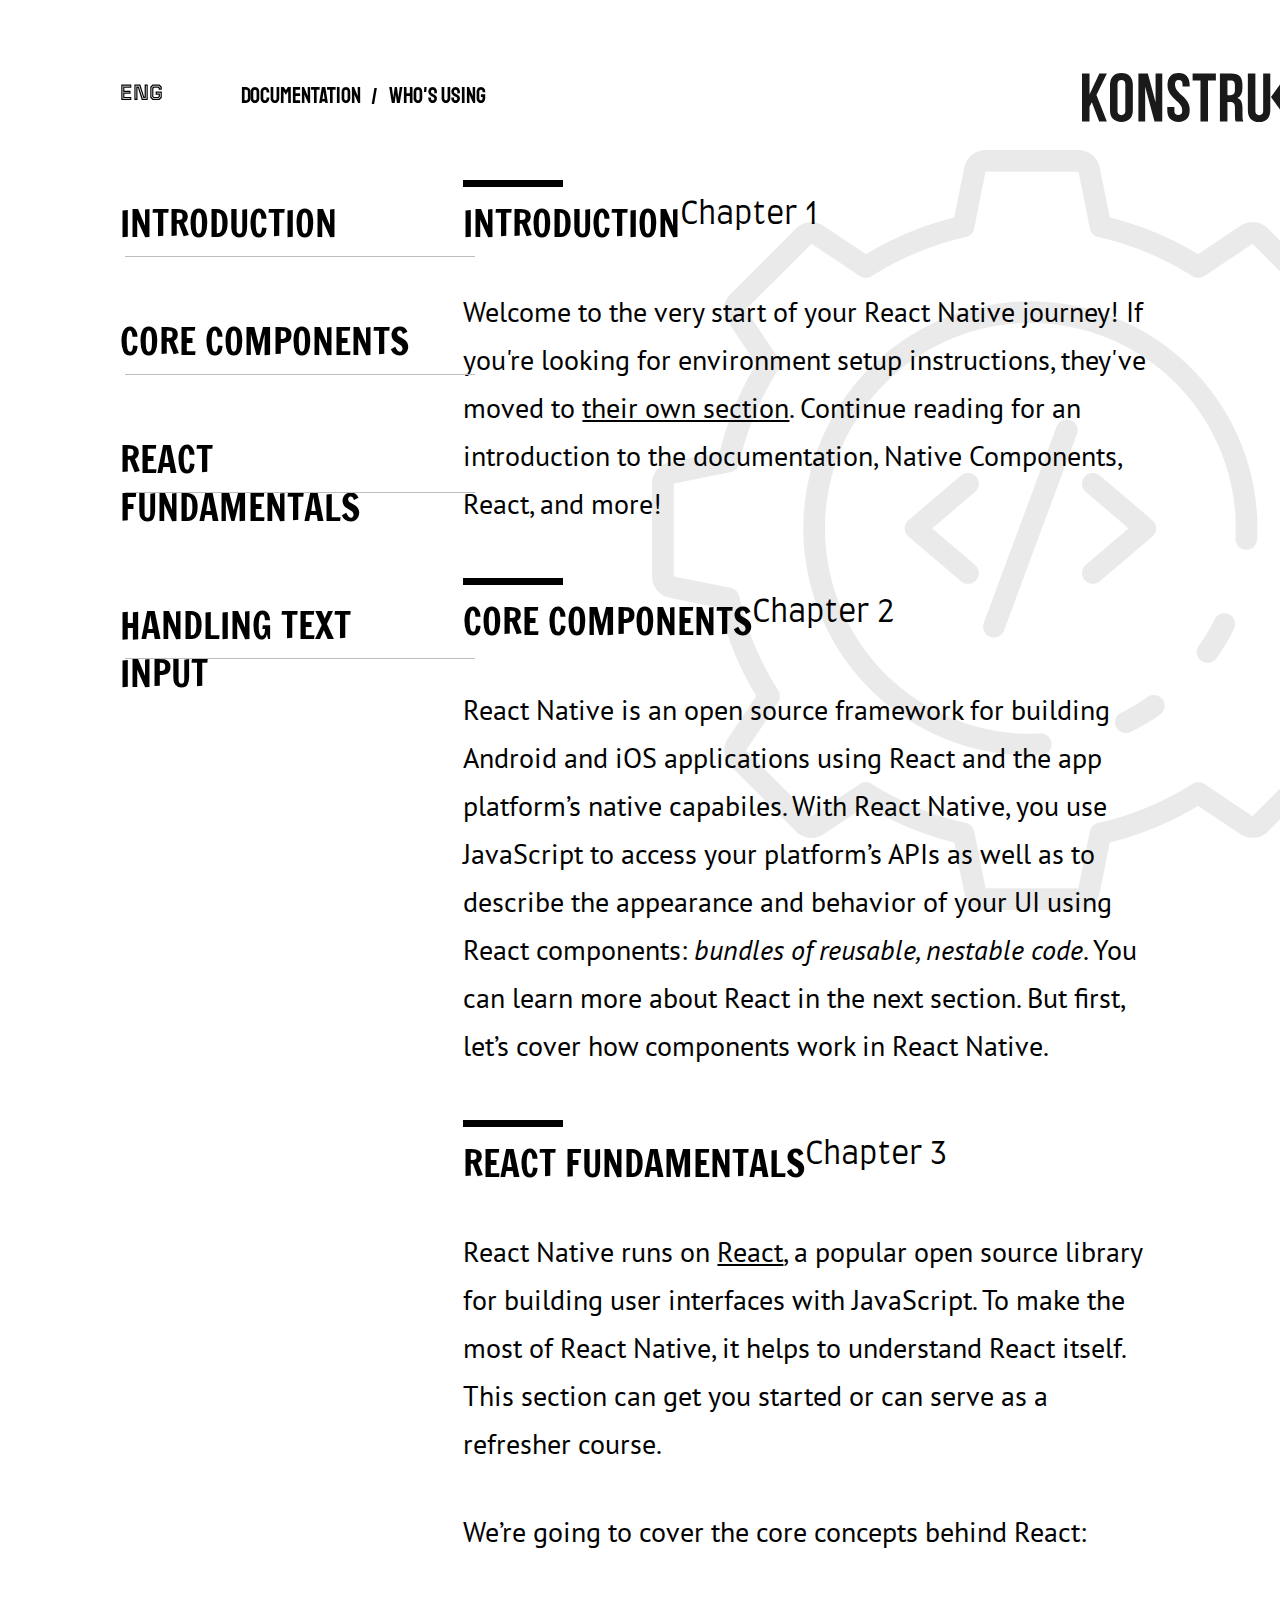
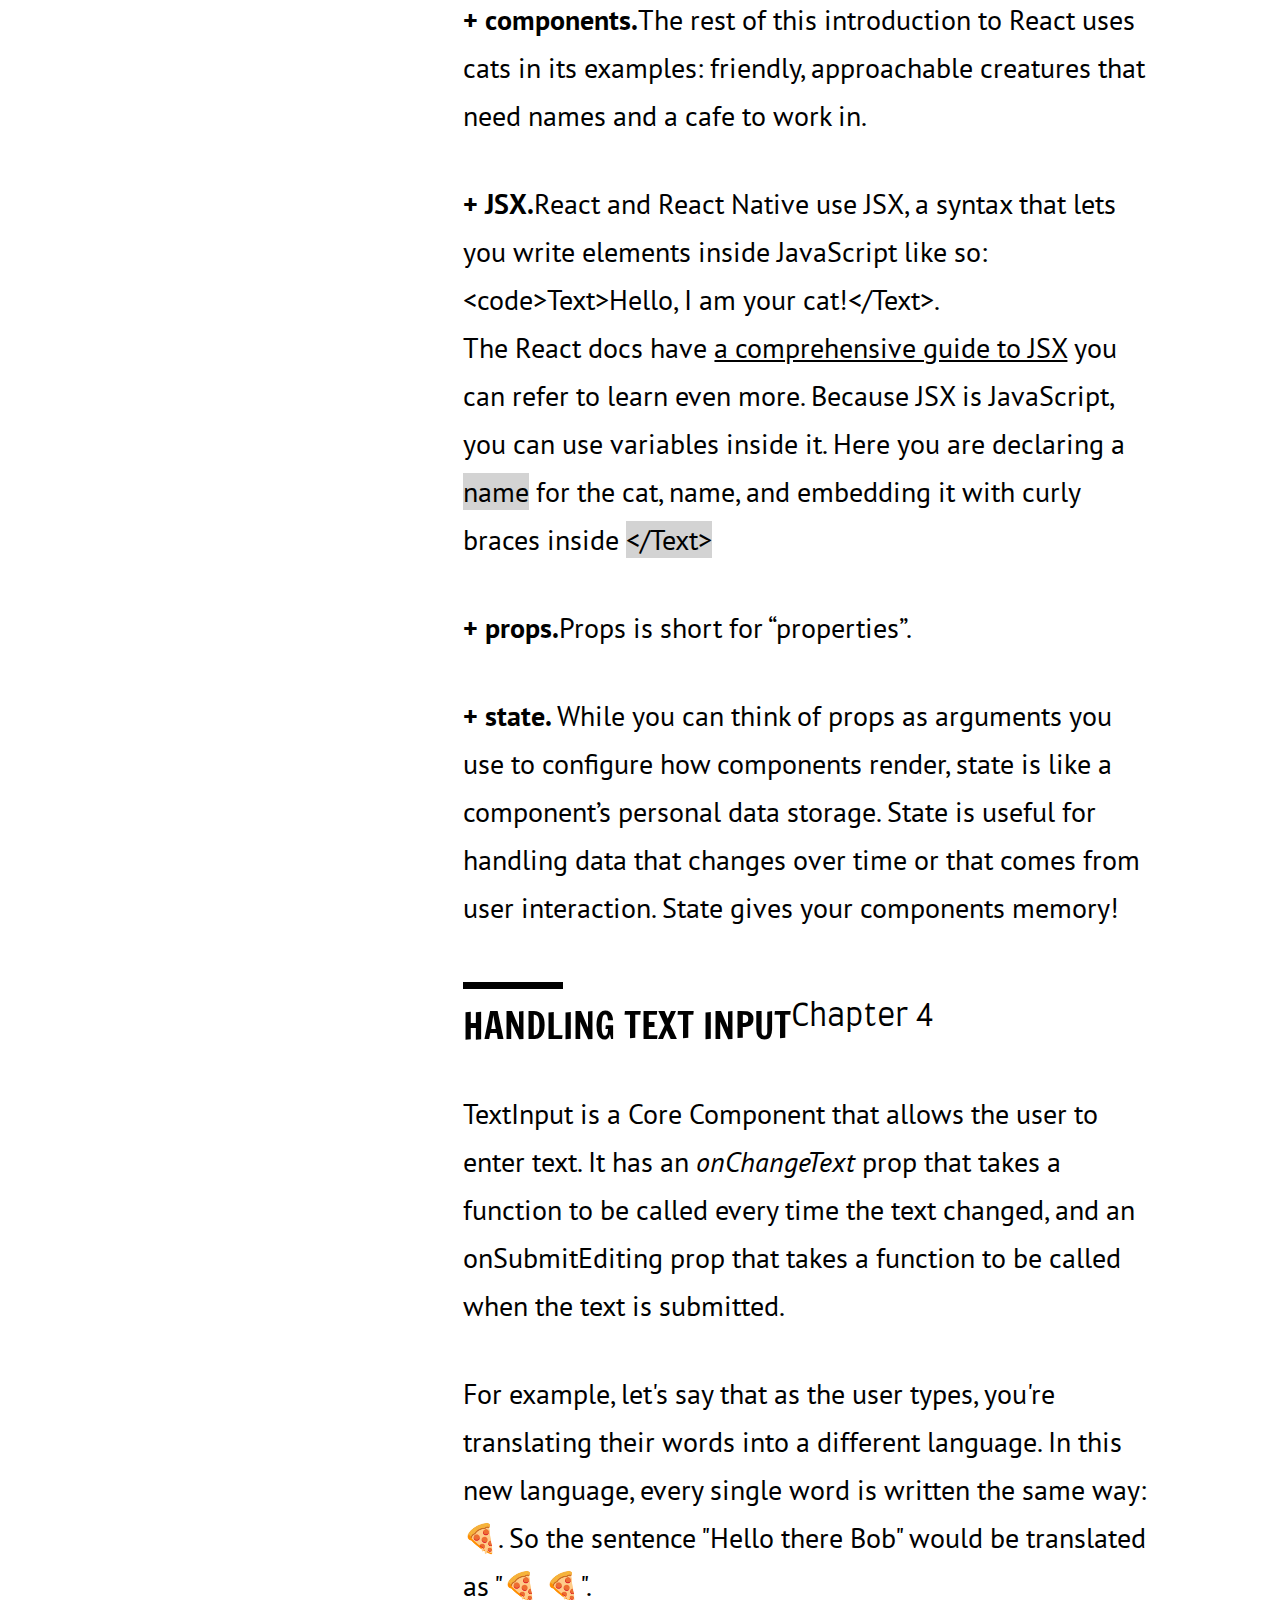
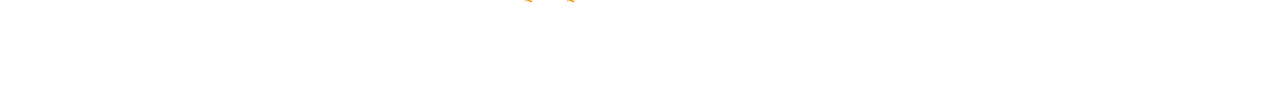
<file: index.html>
<!DOCTYPE html>
<html lang="en">
<head>
    <meta charset="UTF-8">
    <meta name="viewport" content="width=device-width, initial-scale=1.0">
    <title>Position transform</title>
    <link rel="stylesheet" href="styles/style.css">
</head>
<body>
<header>
    <div class="container">
        <nav>   
            <ul class="main_nav">
                <li>
                    <a href="#">
                        eng
                    </a>
                </li>
                <li>
                    <a href="./index.html">
                        documentation
                    </a>
                </li>
                <li>
                    <a href="./who.html">
                        who's using
                    </a>
                </li>
            </ul>
        </nav>
        <img src="images/company-logo-black.svg" alt="Konstrukt logo">    
    </div>
</header>
<body>
    <div class="container main__flex">
        <aside class="main__flex--sidemenu">
            <nav>
                <ul>
                    <li>
                        <a href="#">
                            Introduction
                        </a>
                    </li>
                    <li>
                        <a href="#">
                            core components
                        </a>
                    </li>
                    <li>
                        <a href="#">
                            react fundamentals
                        </a>
                    </li>
                    <li>
                        <a href="#">
                            handling text input
                        </a>
                    </li>
                </ul>
            </nav>
        </aside>
        <main>
            <article class="article__1">
                <div class="article__1--title">
                    <h2>
                        Introduction
                    </h2>
                    <span>
                        Chapter 1
                    </span>
                </div>
                <p>
                    Welcome to the very start of your React Native journey! If you're looking for environment setup instructions, they've moved to <a href="#">their own section</a>. Continue reading for an introduction to the documentation, Native Components, React, and more!
                </p>
            </article>
            <article class="article__2">
                <div class="article__1--title">
                    <h2>
                        core components
                    </h2>
                    <span>
                        Chapter 2
                    </span>
                </div>
                <p>
                    React Native is an open source framework for building Android and iOS applications using React and the app platform’s native capabiles. With React Native, you use JavaScript to access your platform’s APIs as well as to describe the appearance and behavior of your UI using React components: <i>bundles of reusable, nestable code</i>. You can learn more about React in the next section. But first, let’s cover how components work in React Native.
                </p>
            </article>
            <article class="article__3">
                <div class="article__1--title">
                    <h2>
                        react fundamentals
                    </h2>
                    <span>
                        Chapter 3
                    </span>
                </div>
                <p>
                    React Native runs on <a href="#">React</a>, a popular open source library for building user interfaces with JavaScript. To make the most of React Native, it helps to understand React itself. This section can get you started or can serve as a refresher course.
                </p>
                <p>
                    We’re going to cover the core concepts behind React:
                </p>
                <ul>
                    <li>
                        <strong>+ components.</strong>The rest of this introduction to React uses cats in its examples: friendly, approachable creatures that need names and a cafe to work in.
                    </li>
                    <li>
                        <strong>+ JSX.</strong>React and React Native use JSX, a syntax that lets you write elements inside JavaScript like so: &lt;code&gt;Text&gt;Hello, I am your cat!&lt;/Text&gt;</code>.
                    </li>
                </ul>
                <p>
                    The React docs have <a href="#">a comprehensive guide to JSX</a> you can refer to learn even more. Because JSX is JavaScript, you can use variables inside it. Here you are declaring a <code>name</code> for the cat, name, and embedding it with curly braces inside <code>&lt;/Text&gt;</code>
                </p>
                <ul>
                    <li>
                        <strong>+ props.</strong>Props is short for “properties”. 
                    </li>
                    <li>
                        <strong>+ state. </strong> While you can think of props as arguments you use to configure how components render, state is like a component’s personal data storage. State is useful for handling data that changes over time or that comes from user interaction. State gives your components memory!
                    </li>
                </ul>
            </article>
            <article class="article__4">
                <div class="article__1--title">
                    <h2>
                        handling text input
                    </h2>
                    <span>
                        Chapter 4
                    </span>
                </div>
                <p>
                    TextInput is a Core Component that allows the user to enter text. It has an <i>onChangeText</i> prop that takes a function to be called every time the text changed, and an onSubmitEditing prop that takes a function to be called when the text is submitted.
                </p>
                <p>
                    For example, let's say that as the user types, you're translating their words into a different language. In this new language, every single word is written the same way: 🍕. So the sentence "Hello there Bob" would be translated as "🍕 🍕".
                </p>
            </article>
        </div>
    </main>
</body>
<footer>
</footer>
</html>
</file>
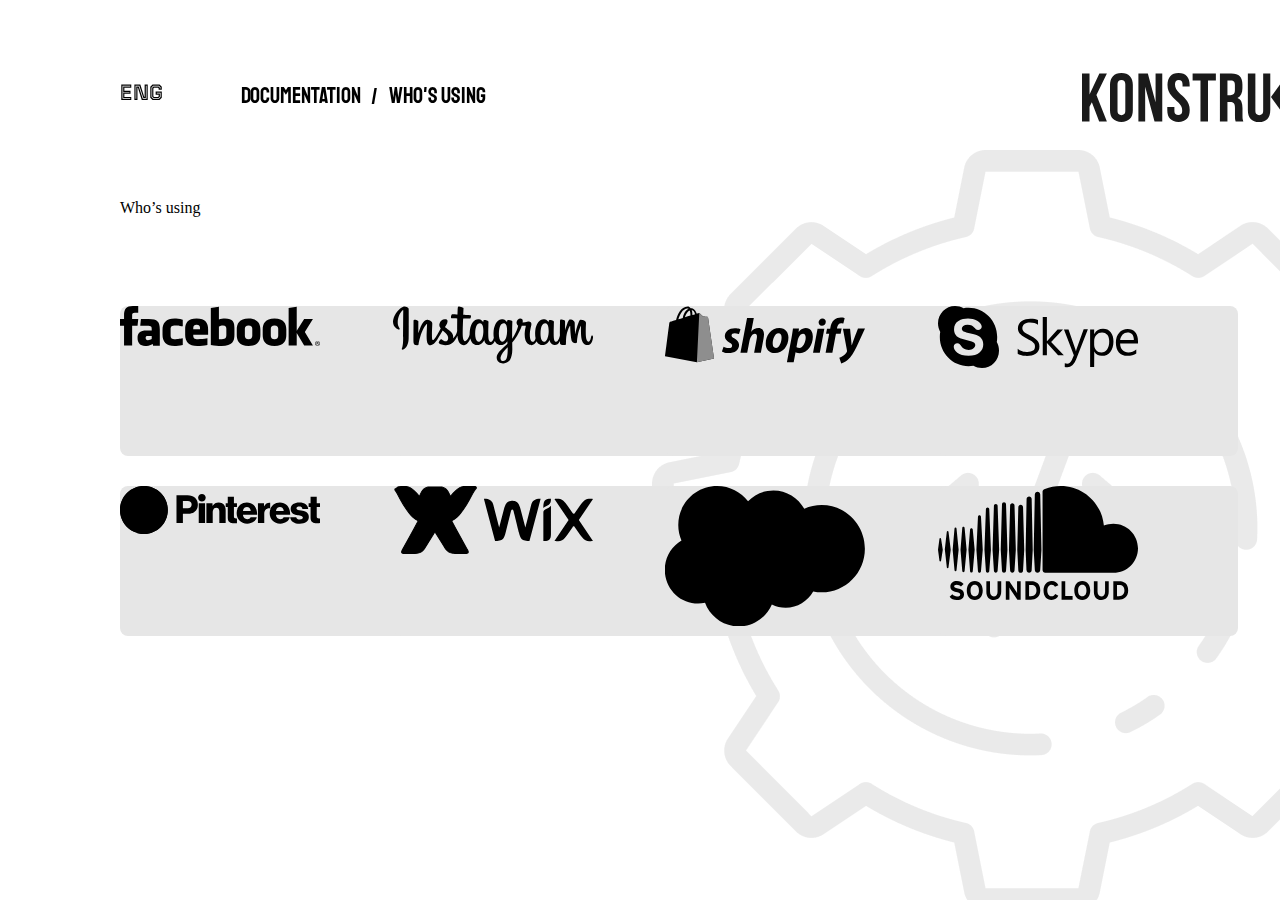
<file: who.html>
<!DOCTYPE html>
<html lang="en">
<head>
    <meta charset="UTF-8">
    <meta name="viewport" content="width=device-width, initial-scale=1.0">
    <title>Position transform</title>
    <link rel="stylesheet" href="styles/style.css">
</head>
<body>
<header>
    <div class="container">
        <nav>   
            <ul class="main_nav">
                <li>
                    <a href="#">
                        eng
                    </a>
                </li>
                <li>
                    <a href="#">
                        documentation
                    </a>
                </li>
                <li>
                    <a href="#">
                        who's using
                    </a>
                </li>
            </ul>
        </nav>
        <img src="images/company-logo-black.svg" alt="Konstrukt logo">    
    </div>
</header>
<body>
    <main>
        <div class="container">
            <section>
                <h1>
                    Who’s using
                </h1>
                <div class="section__social">
                  <div class="section__social--row1">
                    <div class="svgblock">
                      <svg>
                        <use xlink:href="./sprite.svg#facebook"/>
                      </svg>
                    </div>
                    <div class="svgblock">
                      <svg>
                        <use xlink:href="./sprite.svg#instagram"/>
                      </svg>
                    </div>
                    <div class="svgblock">
                      <svg>
                        <use xlink:href="./sprite.svg#shopify"/>
                      </svg>
                    </div>
                    <div class="svgblock">
                      <svg>
                        <use xlink:href="./sprite.svg#skype"/>
                      </svg>
                    </div>
                  </div>

                  <div class="section__social--row2">
                    <div class="svgblock">
                      <svg>
                        <use xlink:href="./sprite.svg#pinterest"/>
                      </svg>
                    </div>
                    <div class="svgblock">
                      <svg>
                        <use xlink:href="./sprite.svg#wix"/>
                      </svg>
                    </div>
                    <div class="svgblock">
                      <svg class="svgsmaller">
                        <use xlink:href="./sprite.svg#salesforce"/>
                      </svg>
                    </div>
                    <div class="svgblock">
                      <svg class="svgsmaller">
                        <use xlink:href="./sprite.svg#soundcloud"/>
                      </svg>  
                    </div>
                  </div>
                </div>
            </section>
        </div>
    </main>
</body>
<footer>
</footer>
</html>
</file>
<file: styles/style.css>
@import "../reset/normalize.css";
@import "../reset/reset.css";
@import url("https://fonts.googleapis.com/css2?family=Delius+Unicase:wght@400;700&family=Montserrat:ital,wght@0,100..900;1,100..900&family=Open+Sans:ital,wght@0,300..800;1,300..800&family=Roboto:ital,wght@0,100;0,300;0,400;0,500;0,700;0,900;1,100;1,300;1,400;1,500;1,700;1,900&family=Tourney:ital,wght@0,100..900;1,100..900&display=swap");
@import url("https://fonts.googleapis.com/css2?family=Delius+Unicase:wght@400;700&family=Montserrat:ital,wght@0,100..900;1,100..900&family=Open+Sans:ital,wght@0,300..800;1,300..800&family=Roboto:ital,wght@0,100;0,300;0,400;0,500;0,700;0,900;1,100;1,300;1,400;1,500;1,700;1,900&family=Staatliches&family=Tourney:ital,wght@0,100..900;1,100..900&display=swap");
@import url("https://fonts.googleapis.com/css2?family=Delius+Unicase:wght@400;700&family=Francois+One&family=Montserrat:ital,wght@0,100..900;1,100..900&family=Open+Sans:ital,wght@0,300..800;1,300..800&family=Roboto:ital,wght@0,100;0,300;0,400;0,500;0,700;0,900;1,100;1,300;1,400;1,500;1,700;1,900&family=Staatliches&family=Tourney:ital,wght@0,100..900;1,100..900&display=swap");
@import url("https://fonts.googleapis.com/css2?family=Delius+Unicase:wght@400;700&family=Farro:wght@300;400;500;700&family=Francois+One&family=Montserrat:ital,wght@0,100..900;1,100..900&family=Open+Sans:ital,wght@0,300..800;1,300..800&family=Roboto:ital,wght@0,100;0,300;0,400;0,500;0,700;0,900;1,100;1,300;1,400;1,500;1,700;1,900&family=Staatliches&family=Tourney:ital,wght@0,100..900;1,100..900&display=swap");
@import url("https://fonts.googleapis.com/css2?family=Delius+Unicase:wght@400;700&family=Farro:wght@300;400;500;700&family=Francois+One&family=Montserrat:ital,wght@0,100..900;1,100..900&family=Open+Sans:ital,wght@0,300..800;1,300..800&family=PT+Sans:ital,wght@0,400;0,700;1,400;1,700&family=Roboto:ital,wght@0,100;0,300;0,400;0,500;0,700;0,900;1,100;1,300;1,400;1,500;1,700;1,900&family=Staatliches&family=Tourney:ital,wght@0,100..900;1,100..900&display=swap");
body {
  color: black;
  margin-top: 200px;
}

a {
  color: black;
}

.container {
  max-width: 1440px;
  margin: 70px 120px 90px 120px;
}

header {
  height: 80px;
  position: fixed;
  top: 0;
  width: 100%;
  min-width: 1440px;
  z-index: 1;
}

header div {
  display: -webkit-box;
  display: -ms-flexbox;
  display: flex;
  -webkit-box-pack: justify;
      -ms-flex-pack: justify;
          justify-content: space-between;
  -webkit-box-align: center;
      -ms-flex-align: center;
          align-items: center;
}

header div ul {
  display: -webkit-box;
  display: -ms-flexbox;
  display: flex;
  position: relative;
}

header div ul li {
  text-transform: uppercase;
}

header div ul li a {
  text-decoration: none;
}

header div ul li + li {
  margin-left: 28px;
}

header div ul li:first-child {
  margin-right: 50px;
  font-family: "Tourney", sans-serif;
  font-weight: 600;
  font-size: 22px;
  line-height: 18px;
  letter-spacing: 4%;
}

header div ul li {
  font-family: "Staatliches", sans-serif;
  font-weight: 400;
  font-size: 22px;
  line-height: 27.5px;
  letter-spacing: 3%;
}

header div ul li:nth-child(3)::before {
  content: "/";
  position: absolute;
  top: 1px;
  right: 108px;
}

article + article {
  margin-top: 70px;
}

h2 {
  font-family: "Francois One", sans-serif;
  font-weight: 400;
  font-size: 36px;
  line-height: 48px;
  letter-spacing: 4%;
  margin-bottom: 40px;
  text-transform: uppercase;
  position: relative;
}

article span {
  font-family: "Farro", sans-serif;
  font-weight: 300;
  font-size: 30px;
  line-height: 30px;
  letter-spacing: 4%;
}

p {
  font-family: "PT Sans", sans-serif;
  font-weight: 400;
  font-size: 28px;
  line-height: 48px;
}

.article__1--title {
  display: -webkit-box;
  display: -ms-flexbox;
  display: flex;
}

a:hover {
  cursor: pointer;
  color: grey;
}

article ul li strong {
  font-family: "PT Sans", sans-serif;
  font-weight: 700;
  font-size: 28px;
  line-height: 48px;
}

article ul li {
  font-family: "PT Sans", sans-serif;
  font-weight: 400;
  font-size: 28px;
  line-height: 48px;
  margin-top: 40px;
}

i {
  font-style: italic;
}

code {
  background-color: lightgrey;
}

p + p {
  margin-top: 40px;
}

.main__flex {
  display: -webkit-box;
  display: -ms-flexbox;
  display: flex;
}
.main__flex main {
  width: 785px;
}
.main__flex--sidemenu {
  margin-right: 40px;
}
.main__flex--sidemenu nav {
  position: sticky;
  top: 200px;
}
.main__flex--sidemenu nav ul {
  display: -webkit-box;
  display: -ms-flexbox;
  display: flex;
  -webkit-box-orient: vertical;
  -webkit-box-direction: normal;
      -ms-flex-direction: column;
          flex-direction: column;
}
.main__flex--sidemenu nav ul li + li {
  margin-top: 70px;
}
.main__flex--sidemenu nav ul li {
  position: relative;
  list-style: none;
  text-transform: uppercase;
  font-family: "Francois One", sans-serif;
  font-weight: 400;
  font-size: 36px;
  line-height: 48px;
  letter-spacing: 4%;
}
.main__flex--sidemenu nav ul li::after {
  content: "";
  position: absolute;
  width: 350px;
  height: 1px;
  border-bottom: 1px solid #BDBDBD;
  top: 55px;
  left: 5px;
}
.main__flex--sidemenu nav ul li a {
  text-decoration: none;
  color: black;
}
.main__flex--sidemenu nav ul li a:hover {
  color: grey;
  cursor: pointer;
}

h2::before {
  position: absolute;
  content: "";
  width: 100px;
  height: 7px;
  border-top: 7px solid black;
  top: -20px;
}

body {
  background: url(../images/bg-picture.png);
  background-repeat: no-repeat;
  background-position: 100% 150px;
  background-attachment: fixed;
}

svg:hover path {
  fill: black;
  -webkit-transition: all ease 0.3s;
  transition: all ease 0.3s;
  stroke: #fce57e;
}

svg path {
  -webkit-transition: all ease 0.3s;
  transition: all ease 0.3s;
}

.x-svg:hover {
  fill: red;
}

.x-svg g, .x-svg path {
  fill: inherit !important;
}

.svgblock {
  position: relative;
  width: 270px;
  height: 180px;
}

svg {
  fill: black;
  background-color: #E6E6E6;
  border-radius: 8px;
  position: absolute;
  top: 50%;
}

svg:hover {
  background: black;
  -webkit-transform: translate(0.5);
          transform: translate(0.5);
}

svg:hover {
  fill: white;
  cursor: pointer;
}

.section__social--row1,
.section__social--row2 {
  display: -webkit-box;
  display: -ms-flexbox;
  display: flex;
  margin: 0 auto;
}

.section__social--row1 div + div,
.section__social--row2 div + div {
  margin-left: 50px;
}
</file>
